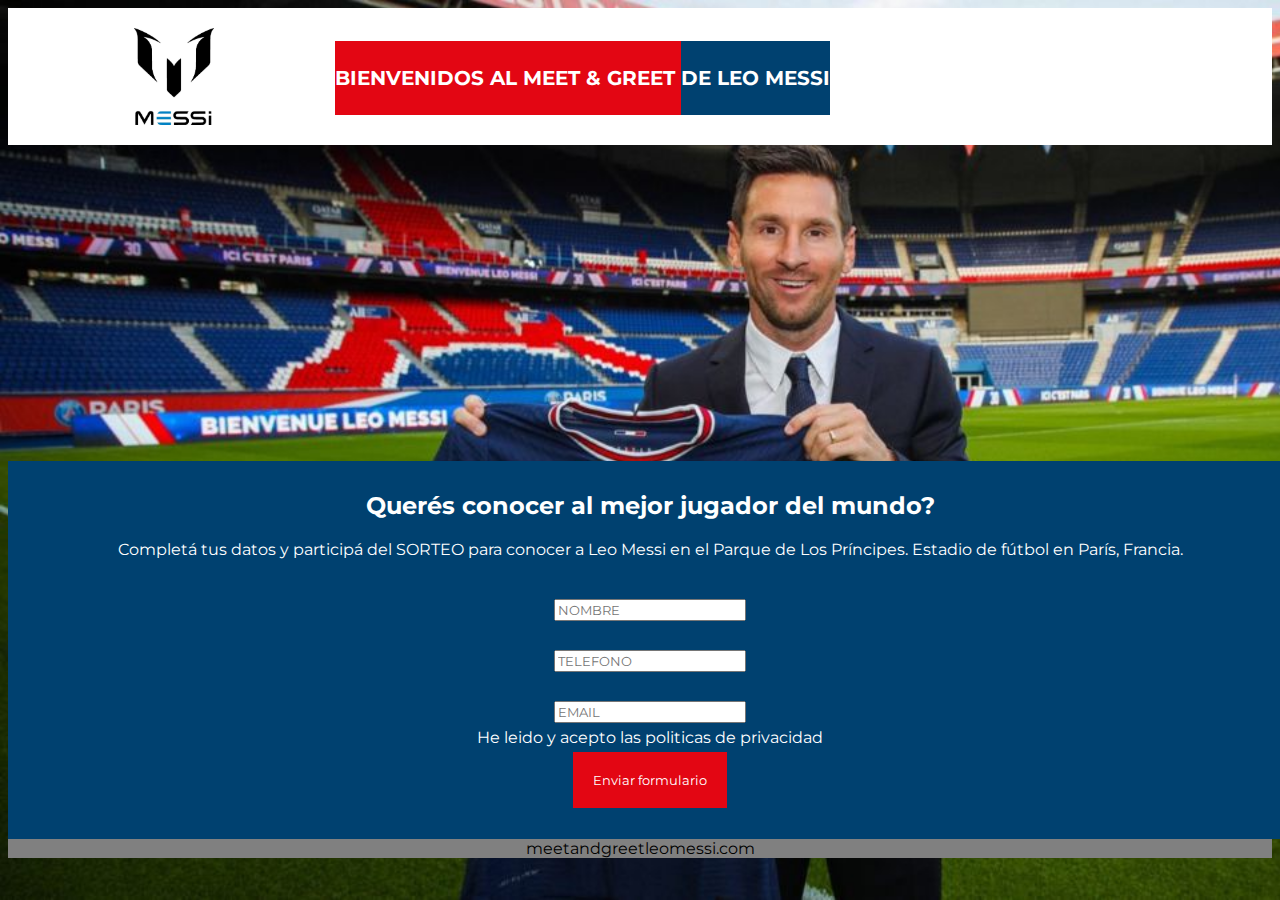
<file: Messi Tp Final Michelle Reznik/messi/index.html>
<html>

<head>
	<link rel="stylesheet" type="text/css" href="./css/index.css">
</head>

<body>

	<header>
		
		<img src="./css/logo.jpeg" class="logo" width="80px;">

		<h1>
			<p> BIENVENIDOS AL MEET & GREET </p> <p class="azul"> DE LEO MESSI	</p>


</h1>

	</header>



<div class="contenedor">
<h2>Querés conocer al mejor jugador del mundo?</h2>

<p class="subtitulo">Completá tus datos y participá del SORTEO para conocer a Leo Messi en el Parque de Los Príncipes. Estadio de fútbol en París, Francia.</p>

	

<form action="/">
  <label for="fname"></label><br>
  <input type="text" id="fname" name="fname" value="" placeholder="NOMBRE" required ><br>
  <label for="phone"></label><br>
  <input type="text" id="telefono" name="telefono" value="" placeholder="TELEFONO" required ><br>
   <label for="email"></label><br>
  <input type="email" id="email" name="email" value="" placeholder="EMAIL" required ><br>
  <p>He leido y acepto</p> <p>las politicas de privacidad</p><BR>
  <input type="submit" value="Enviar formulario" class="ENVIAR">
</form>
</div>

<footer class="footer">meetandgreetleomessi.com</footer> 
	</body>


</html>
</file>
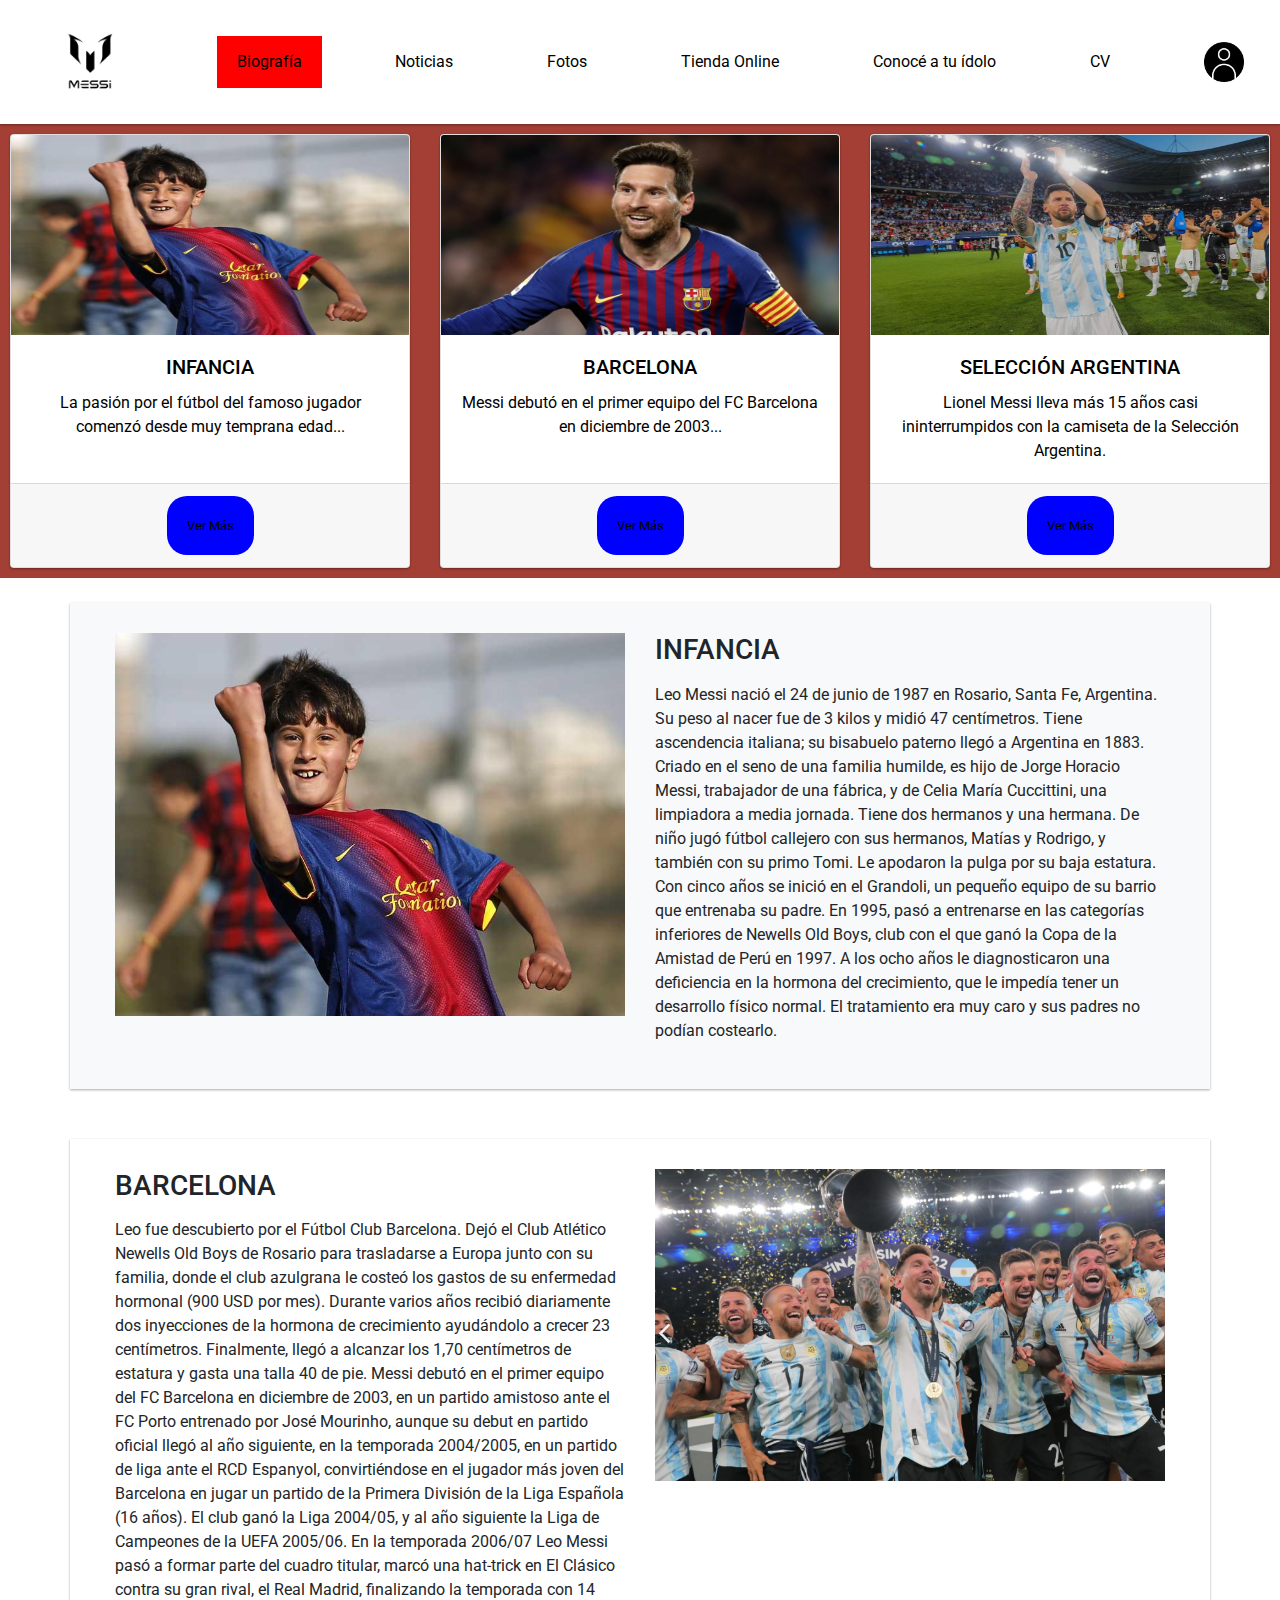
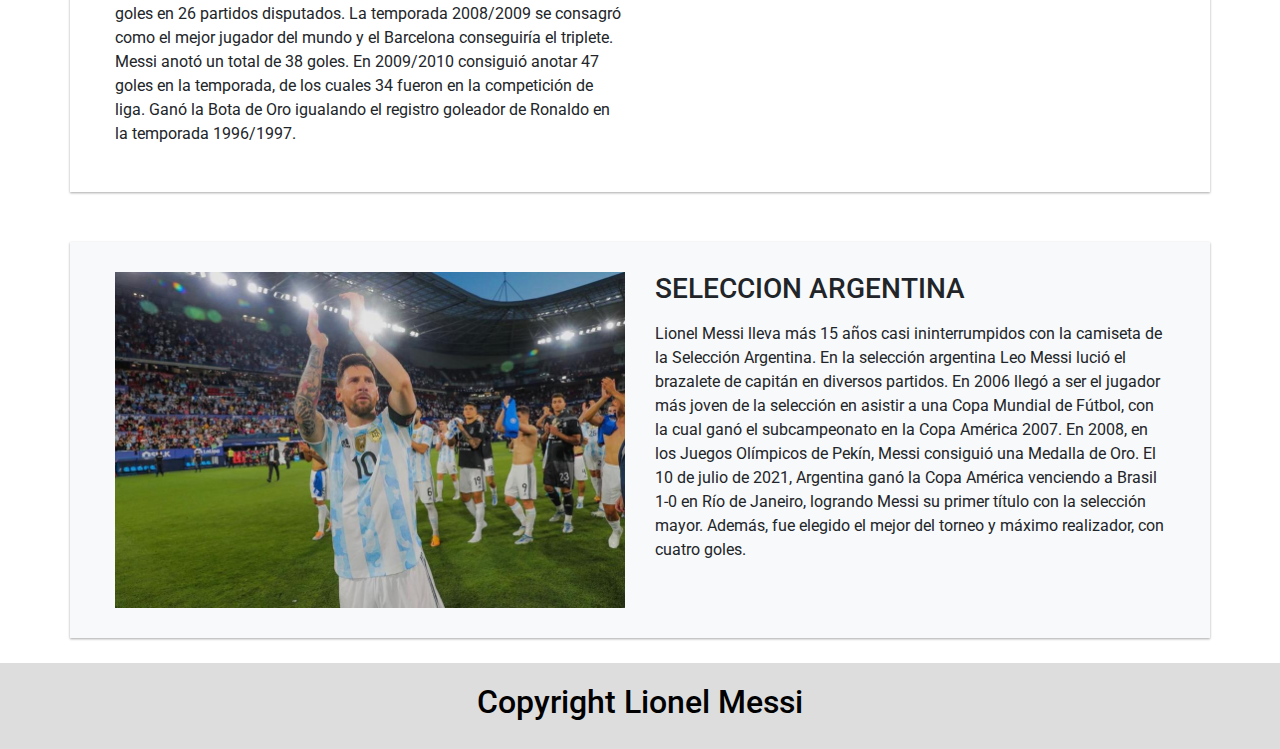
<file: Messi Tp Final Michelle Reznik/webmessi/biografia.html>
<!DOCTYPE html>
<html>
<head>
<title>Web Leo Messi</title>
<link rel="icon" type="image/png" href="/img/logo.png"/>
<meta charset="UTF-8">
<meta name="viewport" content="width=device-width, initial-scale=1">
<link rel="stylesheet" type="text/css" href="./estilo.css">
<link rel="stylesheet" href="https://cdn.jsdelivr.net/npm/bootstrap@4.0.0/dist/css/bootstrap.min.css" integrity="sha384-Gn5384xqQ1aoWXA+058RXPxPg6fy4IWvTNh0E263XmFcJlSAwiGgFAW/dAiS6JXm" crossorigin="anonymous">
<script src="https://code.jquery.com/jquery-3.2.1.slim.min.js" integrity="sha384-KJ3o2DKtIkvYIK3UENzmM7KCkRr/rE9/Qpg6aAZGJwFDMVNA/GpGFF93hXpG5KkN" crossorigin="anonymous"></script>
<script src="https://cdn.jsdelivr.net/npm/popper.js@1.12.9/dist/umd/popper.min.js" integrity="sha384-ApNbgh9B+Y1QKtv3Rn7W3mgPxhU9K/ScQsAP7hUibX39j7fakFPskvXusvfa0b4Q" crossorigin="anonymous"></script>
<script src="https://cdn.jsdelivr.net/npm/bootstrap@4.0.0/dist/js/bootstrap.min.js" integrity="sha384-JZR6Spejh4U02d8jOt6vLEHfe/JQGiRRSQQxSfFWpi1MquVdAyjUar5+76PVCmYl" crossorigin="anonymous"></script>

</head>
<body>

<!-- Note -->




<!-- Navigation Bar -->
<div class="navbar">
  <a id="sindeco" href="index.html"><img class="logo" src="./img/logo.png"></a>
  <a id="sindeco" href="biografia.html" class="active">Biografía</a>
  <a id="sindeco" href="noticias.html">Noticias</a>
  <a id="sindeco" href="fotos.html">Fotos</a>
  <a id="sindeco" href="tiendaonline.html">Tienda Online</a>
  <a id="sindeco" href="../messi/index.html" class="cambiocolor">Conocé a tu ídolo</a>
  <a id="sindeco" href="../CV/index.html">CV</a>
  <a id="sindeco" href="registro.html"><img class="user" src="./img/user.png"></a>
</div>

<!-- Header -->
<div class="header">


</div>

<div class="card-deck">
  <div class="card">
    <img class="card-img-top" src="./img/infanciamessi.jpeg" alt="Card image cap">
    <div class="card-body">
      <h5 class="card-title">INFANCIA</h5>
      <p class="card-text">La pasión por el fútbol del famoso jugador comenzó desde muy temprana edad...</p>
          

    </div>
    <div class="card-footer">
      <small class="text-muted"><button class="vermas"><a id="sindeco" href="#balondoro"> Ver Más</a> </button></small>
    </div>
  </div>
  <div class="card">
    <img class="card-img-top" src="./img/brc.jpg" alt="Card image cap">
    <div class="card-body">
      <h5 class="card-title">BARCELONA</h5>
      <p class="card-text">Messi debutó en el primer equipo del FC Barcelona en diciembre de 2003...



</p>
          

    </div>
    <div class="card-footer">
      <small class="text-muted"><button class="vermas"> <a id="sindeco" href="#finalisima">Ver Más </a></button></small>
    </div>
  </div>
  <div class="card">
    <img class="card-img-top" src="./img/seleccarg.jpeg" alt="Card image cap">
    <div class="card-body">
      <h5 class="card-title">SELECCIÓN ARGENTINA</h5>
      <p class="card-text">Lionel Messi lleva más 15 años casi ininterrumpidos con la camiseta de la Selección Argentina.</p>
          

    </div>
    <div class="card-footer">
      <small class="text-muted"><button class="vermas"><a id="sindeco" href="#psgreal"> Ver Más</a> </button></small>
    </div>
  </div>
</div>
<!--TEXTOSLARGOS-->
<div class="container">

<div class="row bg-light">
  <div class="col-sm"> <img src="././img/infanciamessi.jpeg" width="100%"> 
 
    </div>
  <div class="col-sm" id="balondoro">   
  <h3><p> INFANCIA</p> </h3><p>Leo Messi nació el 24 de junio de 1987 en Rosario, Santa Fe, Argentina. Su peso al nacer fue de 3 kilos y midió 47 centímetros. Tiene ascendencia italiana; su bisabuelo paterno llegó a Argentina en 1883.
Criado en el seno de una familia humilde, es hijo de Jorge Horacio Messi, trabajador de una fábrica, y de Celia María Cuccittini, una limpiadora a media jornada. Tiene dos hermanos y una hermana. De niño jugó fútbol callejero con sus hermanos, Matías y Rodrigo, y también con su primo Tomi. Le apodaron la pulga por su baja estatura.


Con cinco años se inició en el Grandoli, un pequeño equipo de su barrio que entrenaba su padre.


En 1995, pasó a entrenarse en las categorías inferiores de Newells Old Boys, club con el que ganó la Copa de la Amistad de Perú en 1997.


A los ocho años le diagnosticaron una deficiencia en la hormona del crecimiento, que le impedía tener un desarrollo físico normal. El tratamiento era muy caro y sus padres no podían costearlo.

      </p>
</div>

</div>
<div class="row">
  <div class="col-sm" id="finalisima">   
  <h3><p> BARCELONA</p> </h3><p>Leo fue descubierto por el Fútbol Club Barcelona. Dejó el Club Atlético Newells Old Boys de Rosario para trasladarse a Europa junto con su familia, donde el club azulgrana le costeó los gastos de su enfermedad hormonal (900 USD por mes). Durante varios años recibió diariamente dos inyecciones de la hormona de crecimiento ayudándolo a crecer 23 centímetros. Finalmente, llegó a alcanzar los 1,70 centímetros de estatura y gasta una talla 40 de pie.
      Messi debutó en el primer equipo del FC Barcelona en diciembre de 2003, en un partido amistoso ante el FC Porto entrenado por José Mourinho, aunque su debut en partido oficial llegó al año siguiente, en la temporada 2004/2005, en un partido de liga ante el RCD Espanyol, convirtiéndose en el jugador más joven del Barcelona en jugar un partido de la Primera División de la Liga Española (16 años).
      El club ganó la Liga 2004/05, y al año siguiente la Liga de Campeones de la UEFA 2005/06. En la temporada 2006/07 Leo Messi pasó a formar parte del cuadro titular, marcó una hat-trick en El Clásico contra su gran rival, el Real Madrid, finalizando la temporada con 14 goles en 26 partidos disputados. La temporada 2008/2009 se consagró como el mejor jugador del mundo y el Barcelona conseguiría el triplete. Messi anotó un total de 38 goles.

En 2009/2010 consiguió anotar 47 goles en la temporada, de los cuales 34 fueron en la competición de liga. Ganó la Bota de Oro igualando el registro goleador de Ronaldo en la temporada 1996/1997.

      </p>
</div>
  <div class="col-sm"> <img src="./img/inicio3.png" width="100%"> </div>

</div>
<div class="row bg-light" id="psgreal">
  <div class="col-sm"> <img src="./img/seleccarg.jpeg" width="100%"> </div>
  <div class="col-sm">   
  <h3><p>SELECCION ARGENTINA</p> </h3><p>Lionel Messi lleva más 15 años casi ininterrumpidos con la camiseta de la Selección Argentina.
      En la selección argentina Leo Messi lució el brazalete de capitán en diversos partidos. En 2006 llegó a ser el jugador más joven de la selección en asistir a una Copa Mundial de Fútbol, con la cual ganó el subcampeonato en la Copa América 2007. En 2008, en los Juegos Olímpicos de Pekín, Messi consiguió una Medalla de Oro.

El 10 de julio de 2021, Argentina ganó la Copa América venciendo a Brasil 1-0 en Río de Janeiro, logrando Messi su primer título con la selección mayor. Además, fue elegido el mejor del torneo y máximo realizador, con cuatro goles.
      </p>
</div>

</div>
</div>
<!-- Footer -->
<div class="footer">
  <h2 >Copyright Lionel Messi </h2>
</div>

</body>
</html>
</file>
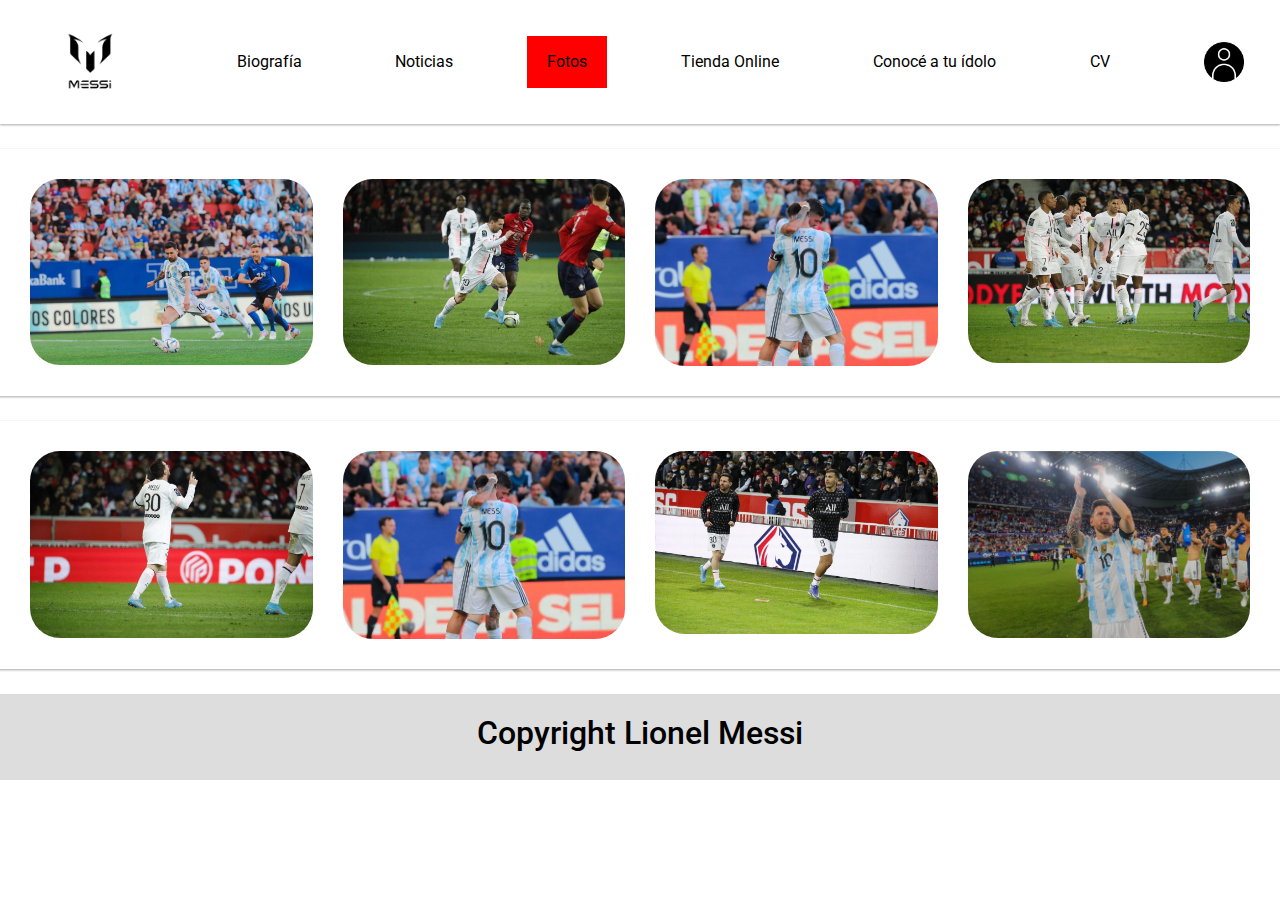
<file: Messi Tp Final Michelle Reznik/webmessi/fotos.html>
<!DOCTYPE html>
<html>
<head>
<title>Web Leo Messi</title>
<link rel="icon" type="image/png" href="/img/logo.png"/>
<meta charset="UTF-8">
<meta name="viewport" content="width=device-width, initial-scale=1">
<link rel="stylesheet" type="text/css" href="./estilo.css">
<link rel="stylesheet" href="https://cdn.jsdelivr.net/npm/bootstrap@4.0.0/dist/css/bootstrap.min.css" integrity="sha384-Gn5384xqQ1aoWXA+058RXPxPg6fy4IWvTNh0E263XmFcJlSAwiGgFAW/dAiS6JXm" crossorigin="anonymous">
<script src="https://code.jquery.com/jquery-3.2.1.slim.min.js" integrity="sha384-KJ3o2DKtIkvYIK3UENzmM7KCkRr/rE9/Qpg6aAZGJwFDMVNA/GpGFF93hXpG5KkN" crossorigin="anonymous"></script>
<script src="https://cdn.jsdelivr.net/npm/popper.js@1.12.9/dist/umd/popper.min.js" integrity="sha384-ApNbgh9B+Y1QKtv3Rn7W3mgPxhU9K/ScQsAP7hUibX39j7fakFPskvXusvfa0b4Q" crossorigin="anonymous"></script>
<script src="https://cdn.jsdelivr.net/npm/bootstrap@4.0.0/dist/js/bootstrap.min.js" integrity="sha384-JZR6Spejh4U02d8jOt6vLEHfe/JQGiRRSQQxSfFWpi1MquVdAyjUar5+76PVCmYl" crossorigin="anonymous"></script>

</head>
<body>

<!-- Note -->




<!-- Navigation Bar -->
<div class="navbar">
<a id="sindeco" href="index.html"><img class="logo" src="./img/logo.png"></a>
  <a id="sindeco" href="biografia.html">Biografía</a>
  <a id="sindeco" href="noticias.html">Noticias</a>
  <a id="sindeco" href="fotos.html" class="active">Fotos</a>
  <a id="sindeco" href="tiendaonline.html">Tienda Online</a>
  <a id="sindeco" href="../messi/index.html" class="cambiocolor">Conocé a tu ídolo</a>
  <a id="sindeco" href="..//CV/index.html">CV</a>
  <a id="sindeco" href="registro.html"><img class="user" src="./img/user.png"></a>
</div>

<!-- Header -->
<div class="header">


</div>


<!-- The flexible grid (content) -->
<div class="row">
       <div class="col-md-3">
              <div class="thumbnail">
   <img id="Posicion"  class="img-responsive"  src="./img/fot4.jpeg"  > 
</div>
</div>

       <div class="col-md-3">
              <div class="thumbnail">
   <img id="Posicion" class="img-responsive"   src="./img/fot6.jpeg"  > 
</div>
</div>
       <div class="col-md-3">
              <div class="thumbnail">
   <img id="Posicion"  class="img-responsive"  src="./img/fot2.jpeg" > 
</div>
</div>
       <div class="col-md-3">
              <div class="thumbnail">
   <img id="Posicion"  class="img-responsive"  src="./img/fot8.jpeg" > 
</div>
</div>

</div>
<div class="row">
       <div class="col-md-3">
              <div class="thumbnail">
   <img id="Posicion"  class="img-responsive"  src="./img/fot5.jpeg"  > 
</div>
</div>
       <div class="col-md-3">
              <div class="thumbnail">
   <img id="Posicion"  class="img-responsive"  src="./img/fot2.jpeg" > 
</div>
</div>
       <div class="col-md-3">
              <div class="thumbnail">
   <img id="Posicion"  class="img-responsive"  src="./img/fot7.jpeg" > 
</div>
</div>
       <div class="col-md-3">
              <div class="thumbnail">
   <img id="Posicion"  class="img-responsive"  src="./img/fot3.jpeg" > 
</div>
</div>

</div>

  

    

  

<!-- Footer -->
<div class="footer">
  <h2 >Copyright Lionel Messi </h2>
</div>

</body>
</html>
</file>
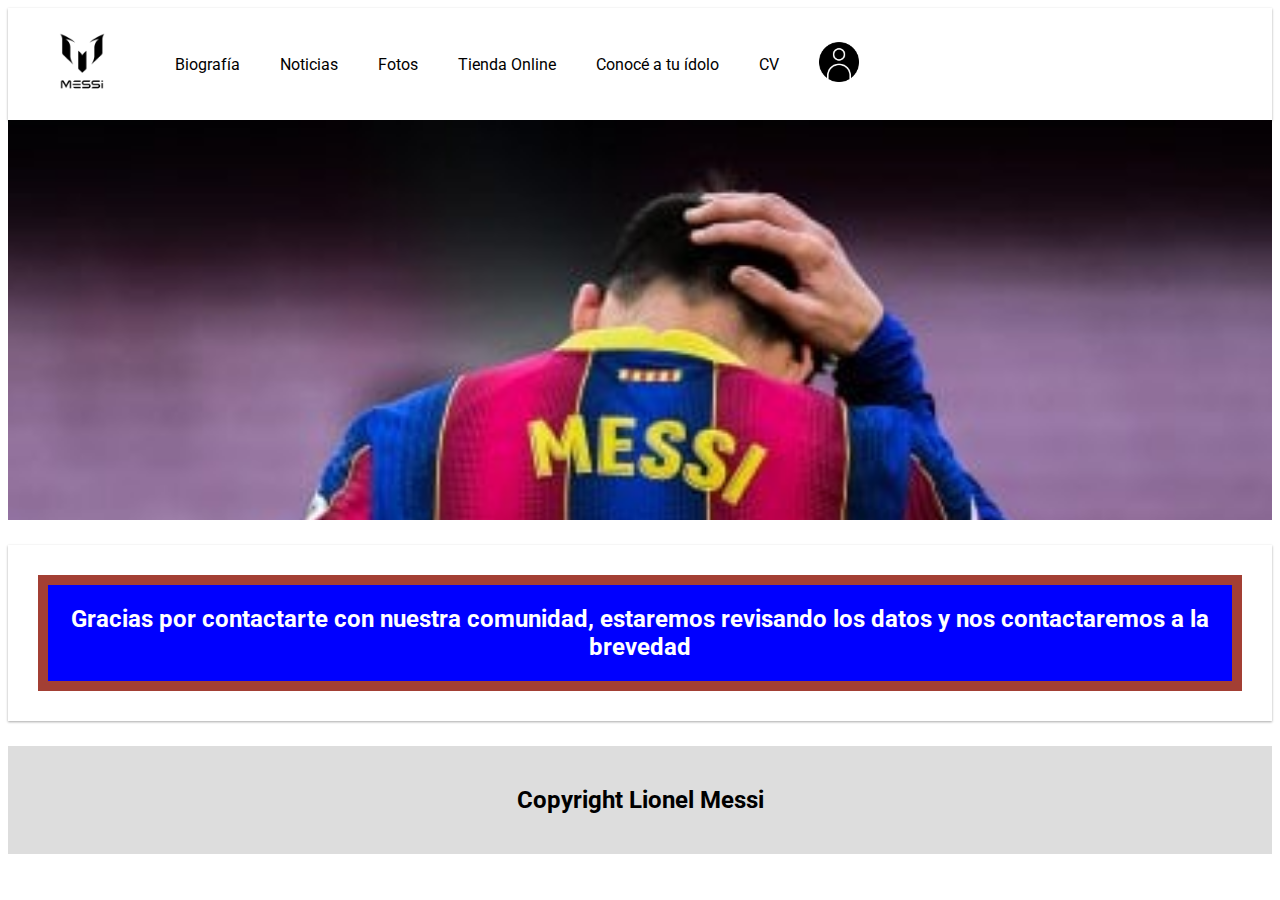
<file: Messi Tp Final Michelle Reznik/webmessi/gracias.html>
<!DOCTYPE html>
<html>
<head>
<title>Web Leo Messi</title>
<link rel="icon" type="image/png" href="/img/logo.png"/>
<meta charset="UTF-8">
<meta name="viewport" content="width=device-width, initial-scale=1">
<link rel="stylesheet" type="text/css" href="./estilo.css">

</head>
<body>

<!-- Note -->




<!-- Navigation Bar -->
<div class="navbar">
 <a href="index.html"><img class="logo" src="./img/logo.png"></a>
  <a href="biografia.html">Biografía</a>
  <a href="noticias.html">Noticias</a>
  <a href="fotos.html" >Fotos</a>
  <a href="tiendaonline.html">Tienda Online</a>
  <a href="../messi/index.html" >Conocé a tu ídolo</a>
  <a href="../CV/index.html">CV</a>
  <a href="registro.html"><img class="user" src="./img/user.png"></a>
</div>

<!-- Header -->
<div class="header" id="headermg">


</div>


<!-- The flexible grid (content) -->
<div class="row" >
    
  
  <div class="main"> 
    <div class="contenedor">
    <div class="cajita"id="azul">
<h2>Gracias por contactarte con nuestra comunidad, estaremos revisando los datos y nos contactaremos a la brevedad</h2>





    

  </div>
    
 

</div>
</div>
</div>

<!-- Footer -->
<div class="footer">
  <h2 >Copyright Lionel Messi </h2>
</div>

</body>
</html>
</file>
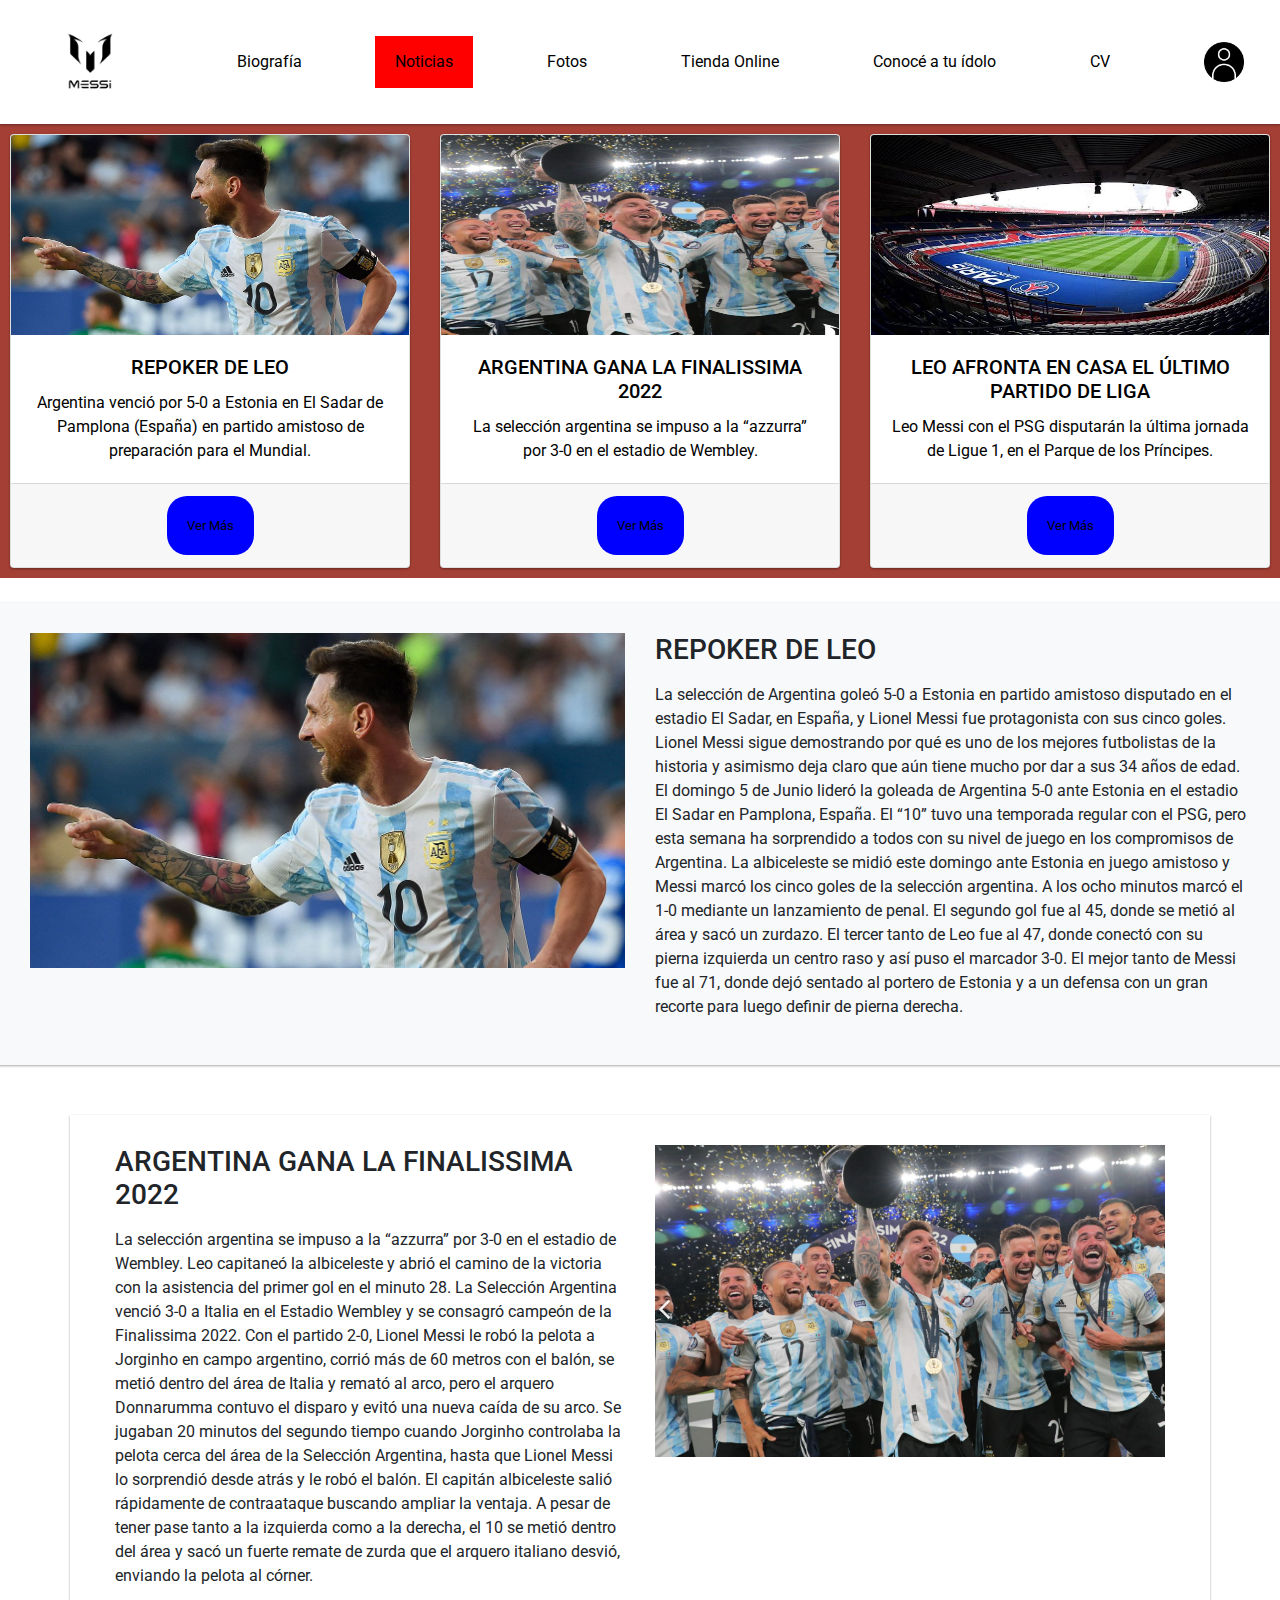
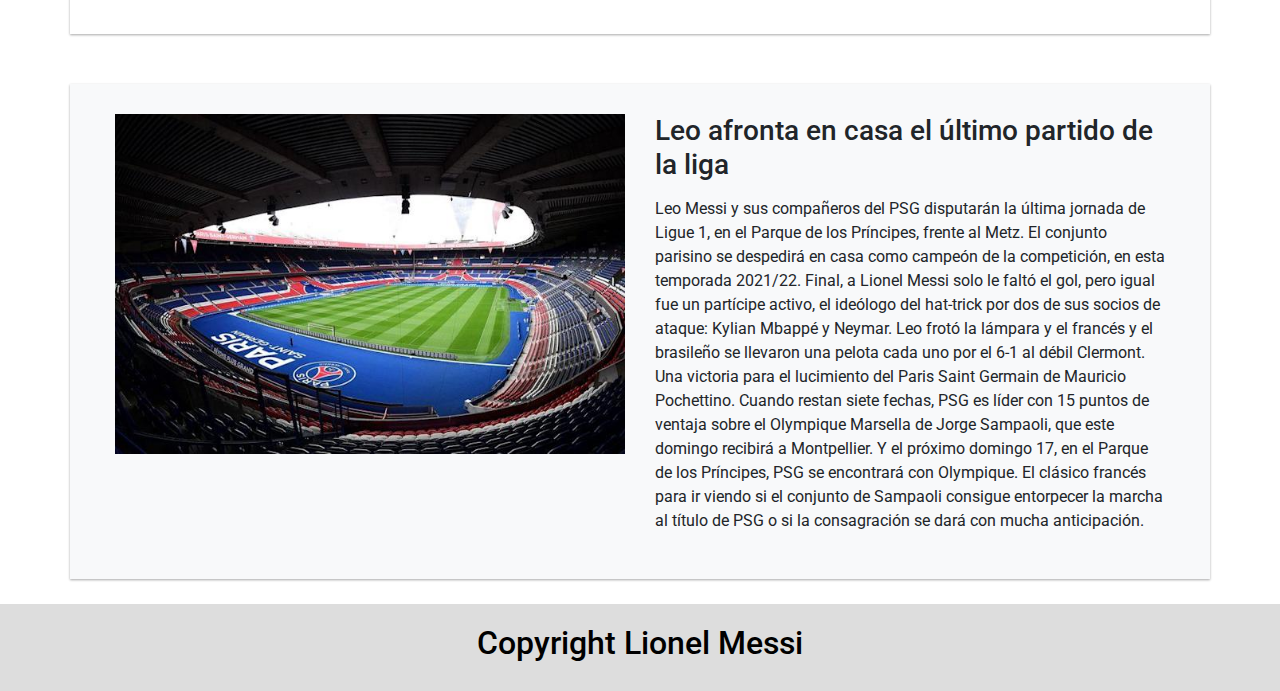
<file: Messi Tp Final Michelle Reznik/webmessi/noticias.html>
<!DOCTYPE html>
<html>
<head>
<title>Web Leo Messi</title>
<link rel="icon" type="image/png" href="/img/logo.png"/>
<meta charset="UTF-8">
<meta name="viewport" content="width=device-width, initial-scale=1">
<link rel="stylesheet" type="text/css" href="./estilo.css">
<link rel="stylesheet" href="https://cdn.jsdelivr.net/npm/bootstrap@4.0.0/dist/css/bootstrap.min.css" integrity="sha384-Gn5384xqQ1aoWXA+058RXPxPg6fy4IWvTNh0E263XmFcJlSAwiGgFAW/dAiS6JXm" crossorigin="anonymous">
<script src="https://code.jquery.com/jquery-3.2.1.slim.min.js" integrity="sha384-KJ3o2DKtIkvYIK3UENzmM7KCkRr/rE9/Qpg6aAZGJwFDMVNA/GpGFF93hXpG5KkN" crossorigin="anonymous"></script>
<script src="https://cdn.jsdelivr.net/npm/popper.js@1.12.9/dist/umd/popper.min.js" integrity="sha384-ApNbgh9B+Y1QKtv3Rn7W3mgPxhU9K/ScQsAP7hUibX39j7fakFPskvXusvfa0b4Q" crossorigin="anonymous"></script>
<script src="https://cdn.jsdelivr.net/npm/bootstrap@4.0.0/dist/js/bootstrap.min.js" integrity="sha384-JZR6Spejh4U02d8jOt6vLEHfe/JQGiRRSQQxSfFWpi1MquVdAyjUar5+76PVCmYl" crossorigin="anonymous"></script>


</head>
<body>

<!-- Note -->




<!-- Navigation Bar -->
<div class="navbar">
  <a id="sindeco" href="index.html"><img class="logo" src="./img/logo.png"></a>
  <a id="sindeco" href="biografia.html">Biografía</a>
  <a id="sindeco" href="noticias.html" class="active">Noticias</a>
  <a id="sindeco" href="fotos.html" >Fotos</a>
  <a id="sindeco" href="tiendaonline.html">Tienda Online</a>
  <a id="sindeco" href="../messi/index.html" class="cambiocolor" >Conocé a tu ídolo</a>
  <a id="sindeco" href="../CV/index.html">CV</a>
  <a id="sindeco" href="registro.html"><img class="user" src="./img/user.png"></a>
</div>

<!-- Header -->
<div class="header">


</div>

<div class="card-deck">
  <div class="card">
    <img class="card-img-top" src="./img/repokerleo.jpg" alt="Card image cap">
    <div class="card-body">
      <h5 class="card-title">REPOKER DE LEO</h5>
      <p class="card-text">Argentina venció por 5-0 a Estonia en El Sadar de Pamplona (España) en partido amistoso de preparación para el Mundial.</p>
          

    </div>
    <div class="card-footer">
      <small class="text-muted"><button class="vermas"><a id="sindeco" href="#balondoro"> Ver Más</a> </button></small>
    </div>
  </div>
  <div class="card">
    <img class="card-img-top" src="./img/noticia2.png" alt="Card image cap">
    <div class="card-body">
      <h5 class="card-title">ARGENTINA GANA LA FINALISSIMA 2022</h5>
      <p class="card-text">La selección argentina se impuso a la “azzurra” por 3-0 en el estadio de Wembley.
</p>
          

    </div>
    <div class="card-footer">
      <small class="text-muted"><button class="vermas"> <a id="sindeco" href="#finalisima">Ver Más </a></button></small>
    </div>
  </div>
  <div class="card">
    <img class="card-img-top" src="./img/parque.jpeg" alt="Card image cap">
    <div class="card-body">
      <h5 class="card-title">LEO AFRONTA EN CASA EL ÚLTIMO PARTIDO DE LIGA</h5>
      <p class="card-text">Leo Messi con el PSG disputarán la última jornada de Ligue 1, en el Parque de los Príncipes.</p>
          

    </div>
    <div class="card-footer">
      <small class="text-muted"><button class="vermas"><a id="sindeco" href="#psgreal"> Ver Más</a> </button></small>
    </div>
  </div>
</div>
</div>

<!--TEXTOSLARGOS-->
<div class="row bg-light">
  <div class="col-sm"> <img src="./img/repokerleo.jpg" width="100%"> 
 
    </div>
  <div class="col-sm" id="balondoro">   
  <h3><p> REPOKER DE LEO</p> </h3><p>La selección de Argentina goleó 5-0 a Estonia en partido amistoso disputado en el estadio El Sadar, en España, y Lionel Messi fue protagonista con sus cinco goles. Lionel Messi sigue demostrando por qué es uno de los mejores futbolistas de la historia y asimismo deja claro que aún tiene mucho por dar a sus 34 años de edad. El domingo 5 de Junio lideró la goleada de Argentina 5-0 ante Estonia en el estadio El Sadar en Pamplona, España. El “10” tuvo una temporada regular con el PSG, pero esta semana ha sorprendido a todos con su nivel de juego en los compromisos de Argentina. La albiceleste se midió este domingo ante Estonia en juego amistoso y Messi marcó los cinco goles de la selección argentina. A los ocho minutos marcó el 1-0 mediante un lanzamiento de penal. El segundo gol fue al 45, donde se metió al área y sacó un zurdazo. El tercer tanto de Leo fue al 47, donde conectó con su pierna izquierda un centro raso y así puso el marcador 3-0. El mejor tanto de Messi fue al 71, donde dejó sentado al portero de Estonia y a un defensa con un gran recorte para luego definir de pierna derecha.
      </p>
</div>

</div>
<div class="container">
<div class="row">
  <div class="col-sm" id="finalisima">   
  <h3><p> ARGENTINA GANA LA FINALISSIMA 2022</p> </h3><p>La selección argentina se impuso a la “azzurra” por 3-0 en el estadio de Wembley. Leo capitaneó la albiceleste y abrió el camino de la victoria con la asistencia del primer gol en el minuto 28. La Selección Argentina venció 3-0 a Italia en el Estadio Wembley y se consagró campeón de la Finalissima 2022. Con el partido 2-0, Lionel Messi le robó la pelota a Jorginho en campo argentino, corrió más de 60 metros con el balón, se metió dentro del área de Italia y remató al arco, pero el arquero Donnarumma contuvo el disparo y evitó una nueva caída de su arco. Se jugaban 20 minutos del segundo tiempo cuando Jorginho controlaba la pelota cerca del área de la Selección Argentina, hasta que Lionel Messi lo sorprendió desde atrás y le robó el balón. El capitán albiceleste salió rápidamente de contraataque buscando ampliar la ventaja. A pesar de tener pase tanto a la izquierda como a la derecha, el 10 se metió dentro del área y sacó un fuerte remate de zurda que el arquero italiano desvió, enviando la pelota al córner.

      </p>
</div>
  <div class="col-sm"> <img src="./img/inicio3.png" width="100%"> </div>

</div>
<div class="row bg-light" id="psgreal">
  <div class="col-sm"> <img src="./img/parque.jpeg" width="100%"> </div>
  <div class="col-sm">   
  <h3><p>Leo afronta en casa el último partido de la liga</p> </h3><p>Leo Messi y sus compañeros del PSG disputarán la última jornada de Ligue 1, en el Parque de los Príncipes, frente al Metz.

El conjunto parisino se despedirá en casa como campeón de la competición, en esta temporada 2021/22.
Final, a Lionel Messi solo le faltó el gol, pero igual fue un partícipe activo, el ideólogo del hat-trick por dos de sus socios de ataque: Kylian Mbappé y Neymar. Leo frotó la lámpara y el francés y el brasileño se llevaron una pelota cada uno por el 6-1 al débil Clermont. Una victoria para el lucimiento del Paris Saint Germain de Mauricio Pochettino.

Cuando restan siete fechas, PSG es líder con 15 puntos de ventaja sobre el Olympique Marsella de Jorge Sampaoli, que este domingo recibirá a Montpellier. Y el próximo domingo 17, en el Parque de los Príncipes, PSG se encontrará con Olympique. El clásico francés para ir viendo si el conjunto de Sampaoli consigue entorpecer la marcha al título de PSG o si la consagración se dará con mucha anticipación.
      </p>
</div>

</div>
</div>
<!-- Footer -->
<div class="footer">
  <h2 >Copyright Lionel Messi </h2>
</div>

</body>
</html>
</file>
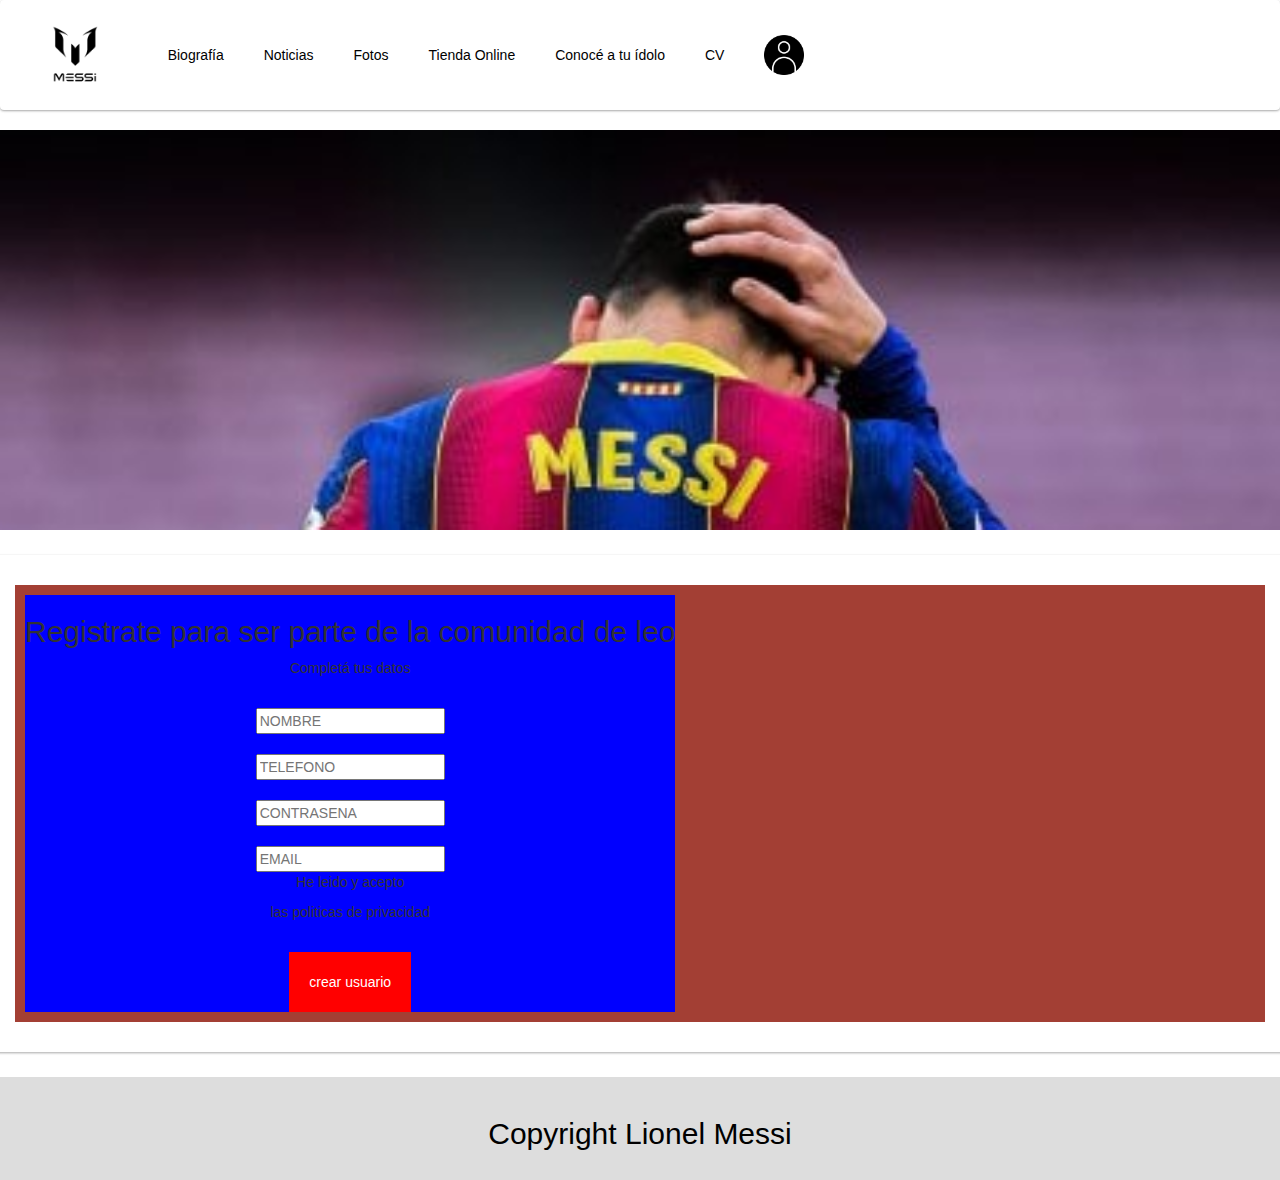
<file: Messi Tp Final Michelle Reznik/webmessi/registro.html>
<!DOCTYPE html>
<html>
<head>
<title>Web Leo Messi</title>
<link rel="icon" type="image/png" href="/img/logo.png"/>
<meta charset="UTF-8">
<meta name="viewport" content="width=device-width, initial-scale=1">
<link rel="stylesheet" type="text/css" href="./estilo.css">
<!-- Latest compiled and minified CSS -->
<link rel="stylesheet" href="https://maxcdn.bootstrapcdn.com/bootstrap/3.4.1/css/bootstrap.min.css">

<!-- jQuery library -->
<script src="https://ajax.googleapis.com/ajax/libs/jquery/3.6.0/jquery.min.js"></script>

<!-- Latest compiled JavaScript -->
<script src="https://maxcdn.bootstrapcdn.com/bootstrap/3.4.1/js/bootstrap.min.js"></script>
</head>
<body>

<!-- Note -->




<!-- Navigation Bar -->
<div class="navbar">
 <a id="sindeco" href="index.html"><img class="logo" src="./img/logo.png"></a>
  <a id="sindeco" href="biografia.html">Biografía</a>
  <a id="sindeco" href="noticias.html">Noticias</a>
  <a id="sindeco" href="fotos.html" >Fotos</a>
  <a id="sindeco" href="tiendaonline.html">Tienda Online</a>
  <a id="sindeco" href="../messi/index.html" class="cambiocolor">Conocé a tu ídolo</a>
  <a id="sindeco" href="../CV/index.html">CV</a>
  <a id="sindeco" href="registro.html"><img class="user" src="./img/user.png"></a>
</div>

<!-- Header -->
<div class="header" id="headermg">


</div>


<!-- The flexible grid (content) -->
<div class="row" >
    
  
  <div class="main"> 
    <div class="contenedor">
    <div class="cajita"id="azul">
<h2>Registrate para ser parte de la comunidad de leo</h2>

<p class="subtitulo">Completá tus datos</p>

	

<form action="gracias.html">
  <label for="fname"></label><br>
  <input type="text" id="fname" name="fname" value="" placeholder="NOMBRE" required ><br>
  <label for="phone"></label><br>
  <input type="text" id="telefono" name="telefono" value="" placeholder="TELEFONO" required ><br>
   <label for="email"></label><br>
    <input type="password" id="password" name="password" value="" placeholder="CONTRASENA" required ><br>
   <label for="psw"></label><br>
  <input type="email" id="email" name="email" value="" placeholder="EMAIL" required ><br>
  <p>He leido y acepto</p> <p>las politicas de privacidad</p><BR>
  <input type="submit" value="crear usuario" class="ENVIAR">
</form>

    </div>
    

  </div>
    
  </div>

</div>
</div>

<!-- Footer -->
<div class="footer">
  <h2 >Copyright Lionel Messi </h2>
</div>

</body>
</html>
</file>
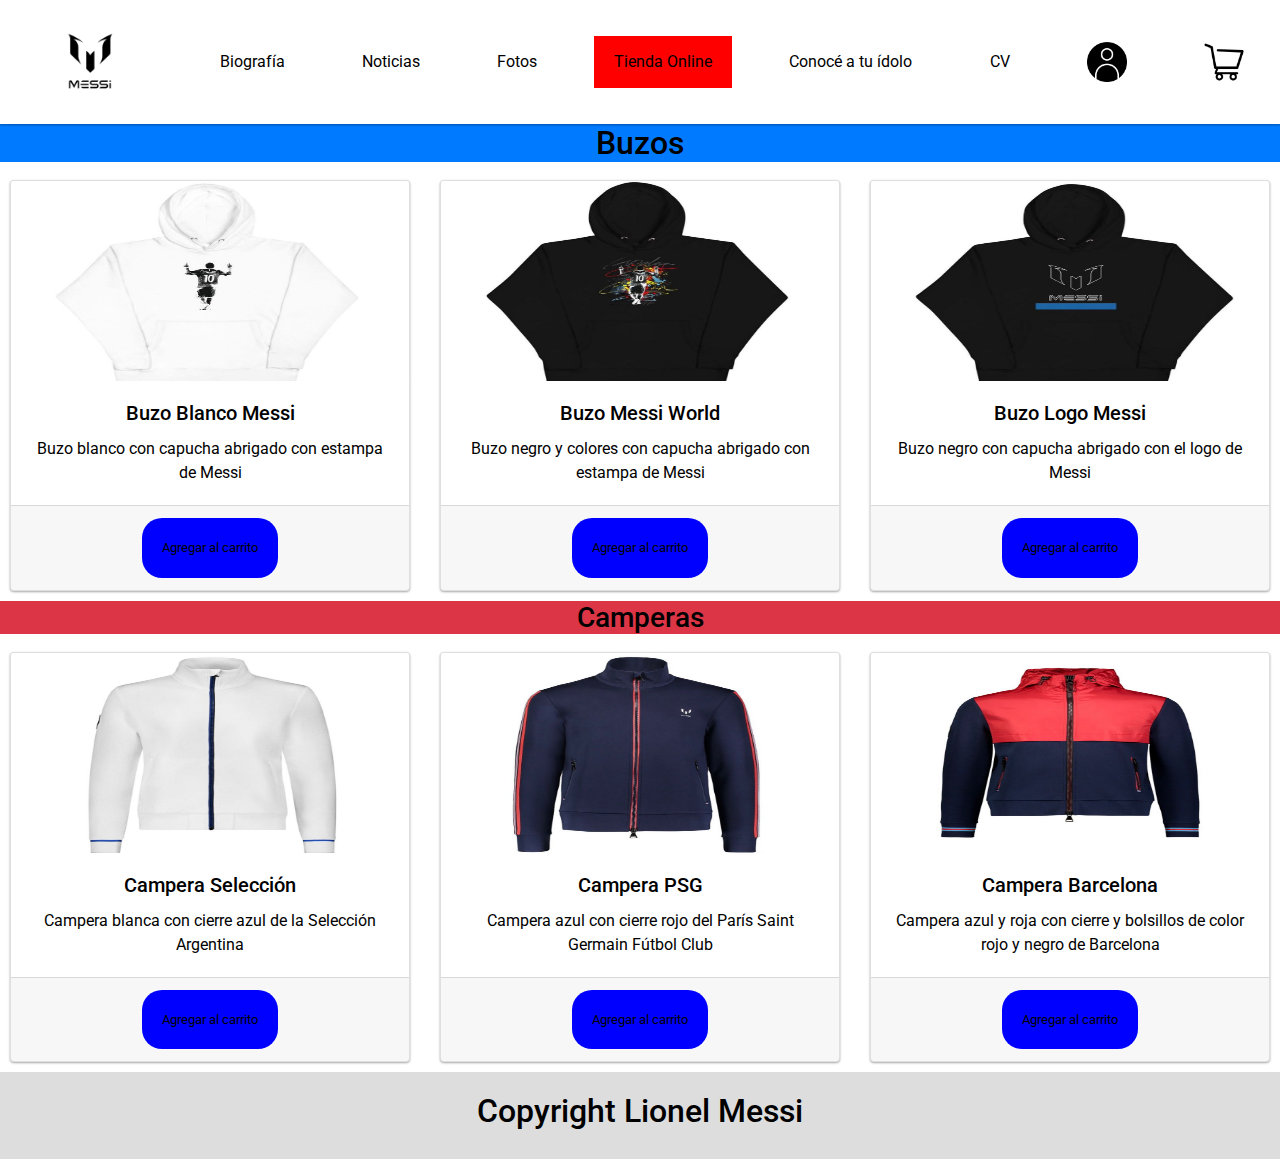
<file: Messi Tp Final Michelle Reznik/webmessi/tiendaonline.html>
<!DOCTYPE html>
<html>
<head>
<title>Web Leo Messi</title>
<link rel="icon" type="image/png" href="/img/logo.png"/>
<meta charset="UTF-8">
<meta name="viewport" content="width=device-width, initial-scale=1">
<link rel="stylesheet" type="text/css" href="./estilo.css">
<link rel="stylesheet" href="https://cdn.jsdelivr.net/npm/bootstrap@4.0.0/dist/css/bootstrap.min.css" integrity="sha384-Gn5384xqQ1aoWXA+058RXPxPg6fy4IWvTNh0E263XmFcJlSAwiGgFAW/dAiS6JXm" crossorigin="anonymous">
<script src="https://code.jquery.com/jquery-3.2.1.slim.min.js" integrity="sha384-KJ3o2DKtIkvYIK3UENzmM7KCkRr/rE9/Qpg6aAZGJwFDMVNA/GpGFF93hXpG5KkN" crossorigin="anonymous"></script>
<script src="https://cdn.jsdelivr.net/npm/popper.js@1.12.9/dist/umd/popper.min.js" integrity="sha384-ApNbgh9B+Y1QKtv3Rn7W3mgPxhU9K/ScQsAP7hUibX39j7fakFPskvXusvfa0b4Q" crossorigin="anonymous"></script>
<script src="https://cdn.jsdelivr.net/npm/bootstrap@4.0.0/dist/js/bootstrap.min.js" integrity="sha384-JZR6Spejh4U02d8jOt6vLEHfe/JQGiRRSQQxSfFWpi1MquVdAyjUar5+76PVCmYl" crossorigin="anonymous"></script>
</head>
<body>

<!-- Note -->




<!-- Navigation Bar -->
<div class="navbar">
<a id="sindeco" href="index.html"><img class="logo" src="./img/logo.png"></a>
  <a id="sindeco" href="biografia.html">Biografía</a>
  <a id="sindeco" href="noticias.html">Noticias</a>
  <a id="sindeco" href="fotos.html" >Fotos</a>
  <a id="sindeco" href="tiendaonline.html" class="active">Tienda Online</a>
  <a id="sindeco" href="../messi/index.html" class="cambiocolor">Conocé a tu ídolo</a>
  <a id="sindeco" href="../CV/index.html">CV</a>
  <a id="sindeco" href="registro.html"><img class="user" src="./img/user.png"></a>
  <a id="sindeco" href="#Goles"><img class="user" src="./img/carrito.png"></a>
</div>

<!-- Header -->
<div class="header">


</div>
<h2 class="tituloarticulos bg-primary"> Buzos</h2>
<div class="card-deck bg-white">
  <div class="card">
    <img class="card-img-top" src="./img/tienda3.jpeg" alt="Card image cap">
    <div class="card-body">
      <h5 class="card-title">Buzo Blanco Messi</h5>
      <p class="card-text">Buzo blanco con capucha abrigado con estampa de Messi</p>
          

    </div>
    <div class="card-footer">
      <small class="text-muted"><button class="vermas"><a id="sindeco" href="#balondoro">Agregar al carrito</a> </button></small>
    </div>
  </div>
  <div class="card">
    <img class="card-img-top" src="./img/tienda5.jpeg" alt="Card image cap">
    <div class="card-body">
      <h5 class="card-title">Buzo Messi World</h5>
      <p class="card-text">Buzo negro y colores con capucha abrigado con estampa de Messi
</p>
          

    </div>
    <div class="card-footer">
      <small class="text-muted"><button class="vermas"> <a id="sindeco" href="#finalisima">Agregar al carrito </a></button></small>
    </div>
  </div>
  <div class="card">
    <img class="card-img-top" src="./img/tienda33.jpeg" alt="Card image cap">
    <div class="card-body">
      <h5 class="card-title">Buzo Logo Messi</h5>
      <p class="card-text">Buzo negro con capucha abrigado con el logo de Messi

</p>
          

    </div>
    <div class="card-footer">
      <small class="text-muted"><button class="vermas"><a id="sindeco" href="#psgreal"> Agregar al carrito</a> </button></small>
    </div>
  </div>
</div>

<h3 class="tituloarticulos bg-danger"> Camperas</h3>

<div class="card-deck bg-white">
  <div class="card">
    <img class="card-img-top" src="./img/tienda2.jpeg" alt="Card image cap">
    <div class="card-body">
      <h5 class="card-title">Campera Selección</h5>
      <p class="card-text">Campera blanca con cierre azul de la Selección Argentina

</p>
          

    </div>
    <div class="card-footer">
      <small class="text-muted"><button class="vermas"><a id="sindeco" href="#balondoro"> Agregar al carrito</a> </button></small>
    </div>
  </div>
  <div class="card">
    <img class="card-img-top" src="./img/tienda6.jpeg" alt="Card image cap">
    <div class="card-body">
      <h5 class="card-title">Campera PSG</h5>
      <p class="card-text">Campera azul con cierre rojo del París Saint Germain Fútbol Club


</p>
          

    </div>
    <div class="card-footer">
      <small class="text-muted"><button class="vermas"> <a id="sindeco" href="#finalisima">Agregar al carrito </a></button></small>
    </div>
  </div>
  <div class="card">
    <img class="card-img-top" src="./img/tienda7.jpeg" alt="Card image cap">
    <div class="card-body">
      <h5 class="card-title">Campera Barcelona</h5>
      <p class="card-text">Campera azul y roja con cierre y bolsillos de color rojo y negro de Barcelona</p>
          

    </div>
    <div class="card-footer">
      <small class="text-muted"><button class="vermas"><a id="sindeco" href="#psgreal"> Agregar al carrito</a> </button></small>
    </div>
  </div>
</div>

<!-- Footer -->
<div class="footer">
  <h2 >Copyright Lionel Messi </h2>
</div>

</body>
</html>
</file>
<file: Messi Tp Final Michelle Reznik/messi/css/index.css>
@import url('https://fonts.googleapis.com/css2?family=Montserrat&display=swap');

@import url('https://fonts.googleapis.com/css2?family=Montserrat:wght@400;600;800&display=swap');

*{font-family: 'Montserrat', sans-serif;}

.contenedor{
	background-color: #004170;
	display: block;
	margin-top: 25%;
	padding: 10PX;
	width: 100%;
}
.logo{
	margin-left: 10%;

}
footer{
	background-color: grey;
}
p{
	color: white;
	display: inline;
	text-align: center;
}
.subtitulo{
	display: block;
		color: white;


	text-align: center;
}
h2{
	color: white;
	text-align: center; 
	display: block;
}
h1{
	background-color: #e30613;
	font-size: 20px;
		padding-top: 25px;
	padding-bottom: 25px;
	float: right;
	margin-right: 35%;

	text-align: center; 
	font-family: 'Montserrat', sans-serif, 800;
}
.azul{
	background-color: #004170;
		padding-top: 25px;
	padding-bottom: 25px;
}
input{
	background-color: none;
	text-decoration: NONE;
	margin-bottom: 5px;
	margin-top: 5px;

}
header{
	background-color: white;
	padding-bottom: 20px;
	padding-top: 20px;
}
FORM{
	text-align: center;
}
.ENVIAR{
	background-color: #e30613;
	padding: 20PX;
	text-decoration: NONE;
	border: NONE;
	color: WHITE;
}
.ENVIAR:hover{
	background-color: gold;
	transition-duration: 1s;
}

.footer {text-align: center;}



body {
background-image: url("messi.jpg");
background-size: cover;
background-repeat: no-repeat;


}
</file>
<file: Messi Tp Final Michelle Reznik/webmessi/estilo.css>
@import url('https://fonts.googleapis.com/css2?family=Roboto&display=swap');
* {
  box-sizing: border-box;
}

/* Style the body */
body {
  font-family: Arial;
  color: white;
  font-family: 'Roboto', sans-serif;
}
#Posicion{
  border-radius: 30px;
}
/* Header/logo Title */

#home {
  background-image: url("./img/inicio1.jpg");
  background-size: cover;
  text-align: center;
  width: 100%;
  height: 400px;
}
#headermg{
  background-image: url("./img/noticias.jpg");
  background-size: cover;
  text-align: center;
  width: 100%;
  height: 400px;
}
#azul{
  background-color: blue;
}
.ENVIAR{
  background-color: red;
  padding: 20PX;
  text-decoration: NONE;
  border: NONE;
  color: WHITE;
}
.ENVIAR:hover{
  background-color: gold;
  transition-duration: 1s;
}
.active{
  color: white;
  background-color: red;
}
@keyframes float {
  0% {
    transform: translatey(0px);
  }
  50% {
    transform: translatey(-20px);
  }
  100% {
    transform: translatey(0px);
  }
}

@keyframes Color{
  0%{
    color:#A0D468;
  }
  
  20%{
    color:#4FC1E9;
  }
  
  40%{
    color:#FFCE54;
  }
  
  60%{
    color:#FC6E51;
  }
  
  80%{
    color:#ED5565;
  }
  
  100%{
    color:#AC92EC;
  }
}

@-moz-keyframes Color{
  0%{
    color:#A0D468;
  }
  
  20%{
    color:#4FC1E9;
  }
  
  40%{
    color:#FFCE54;
  }
  
  60%{
    color:#FC6E51;
  }
  
  80%{
    color:#ED5565;
  }
  
  100%{
    color:#AC92EC;
  }
}

@-webkit-keyframes Color{
  0%{
    color:#A0D468;
  }
  
  20%{
    color:#4FC1E9;
  }
  
  40%{
    color:#FFCE54;
  }
  
  60%{
    color:#FC6E51;
  }
  
  80%{
    color:#ED5565;
  }
  
  100%{
    color:#AC92EC;
  }
}
.cambiocolor{
     animation: Color 4s linear infinite;
  -webkit-animation: Color 4s ease-in-out infinite;
}
.container {
  width: 100%;
  height: 100%;
  display: flex;
  flex-direction: column;
  justify-content: center;
  align-items: center;
}

.logo{
  height: 80px;
  transform: translatey(0px);
  animation: float 6s ease-in-out infinite;
}

/* Style the top navigation bar */
.navbar {
  display: flex;
  background-color: white;
  box-shadow: 0 1px 3px rgba(0,0,0,0.12), 0 1px 2px rgba(0,0,0,0.24);
  align-items: center;

}

/* Style the navigation bar links */
.navbar a {
  padding: 14px 20px;
  text-decoration: none;
  text-align: center;
  vertical-align: middle;
}
a{
  color: black;
  text-decoration: none;
}

.user{
  height: 40px;
}
h3 {font-size: 25px;}

/* Change color on hover */
.navbar a:hover {
  background-color: #ddd;
  color: blue;
}
#meetandgreet{
  color: red;
}
#Posicion{
  width: 100%;
}
/* Column container */
.row {  
  padding: 30px;
  align-content: center;
  box-shadow: 0 1px 3px rgba(0,0,0,0.12), 0 1px 2px rgba(0,0,0,0.24);
  transition: all 0.3s cubic-bezier(.25,.8,.25,1);

  margin-top: 25px;
  margin-bottom: 25px;

}
.row:hover{
    box-shadow: 0 14px 28px rgba(0,0,0,0.25), 0 10px 10px rgba(0,0,0,0.22);

}
.collumn{
  flex: 25%;
  max-width: 25%;
  text-align: center;
  align-content: center;
  
}
.card-deck{
  background-color: #a33f34;
  padding: 10px;
  text-align: center;
}
.column img {
  margin-top: 8px;
  vertical-align: middle;
}
.tituloarticulos{
  color: black;
  text-align: center;
}

/* Create two unequal columns that sits next to each other */
/* Sidebar/left column */
.left {
  flex: 20%;
  background-color: #a33f34;
  padding: 10px;
  text-align: center;
}

/* Main column */
.main {
  flex: 20%;
  background-color: #a33f34;
  padding: 10px;
  text-align: center;
}

/* right column */
.right {
  flex: 20%;
  background-color: #a33f34;
  padding: 10px;
  text-align: center;
}
/* Main column */
.columna {
  flex: 10%;
  width: 10%;
  height: 500px;
  flex-direction: row;
  margin: 10px;
  background-color: blue;
  padding: 10px;
  box-shadow: 0 1px 3px rgba(0,0,0,0.12), 0 1px 2px rgba(0,0,0,0.24);
  transition: all 0.3s cubic-bezier(.25,.8,.25,1);

  text-align: center;
}
.columna:last-child(2) {
  background-color: red;
}
.contenedor{
    display: flex;
    flex-direction: row;
}
#sindeco{
  text-decoration: none;
  color: black;
}
a:link{
  text-decoration: none;
  color: black;
}
a:hover{
  text-decoration: none;
  color: black;
  border: none;
}
.card{
  color: black;
  background-color: #a33f34;
  box-shadow: 0 1px 3px rgba(0,0,0,0.12), 0 1px 2px rgba(0,0,0,0.24);
  transition: all 0.3s cubic-bezier(.25,.8,.25,1);
}
.card:hover{
  box-shadow: 0 14px 28px rgba(0,0,0,0.25), 0 10px 10px rgba(0,0,0,0.22);
}
.card-img-top{
  height: 200px;
}

/* Fake image, just for this example */
.fakeimg {
  
  width: 100%;
  padding: 20px;
  border-radius:50% ;
  box-shadow: 0 1px 3px rgba(0,0,0,0.12), 0 1px 2px rgba(0,0,0,0.24);
  transition: all 0.3s cubic-bezier(.25,.8,.25,1);
}
.fakeimg:hover{
  box-shadow: 0 14px 28px rgba(0,0,0,0.25), 0 10px 10px rgba(0,0,0,0.22);
}
.vermas{
  background-color: blue;
  padding: 20px;
  text-decoration: none;
  border: none;
  border-radius: 20px;
}

.vermas:hover{
  background: gold;
  transition: all 0.8s
}

/* Footer */
.footer {
  padding: 20px;
  text-align: center;
  background: #ddd;
  color: black;
}



/* Responsive layout - when the screen is less than 700px wide, make the two columns stack on top of each other instead of next to each other */
@media screen and (max-width: 700px) {
   .navbar {   
    flex-direction: column;
  }

</style>
</file>
